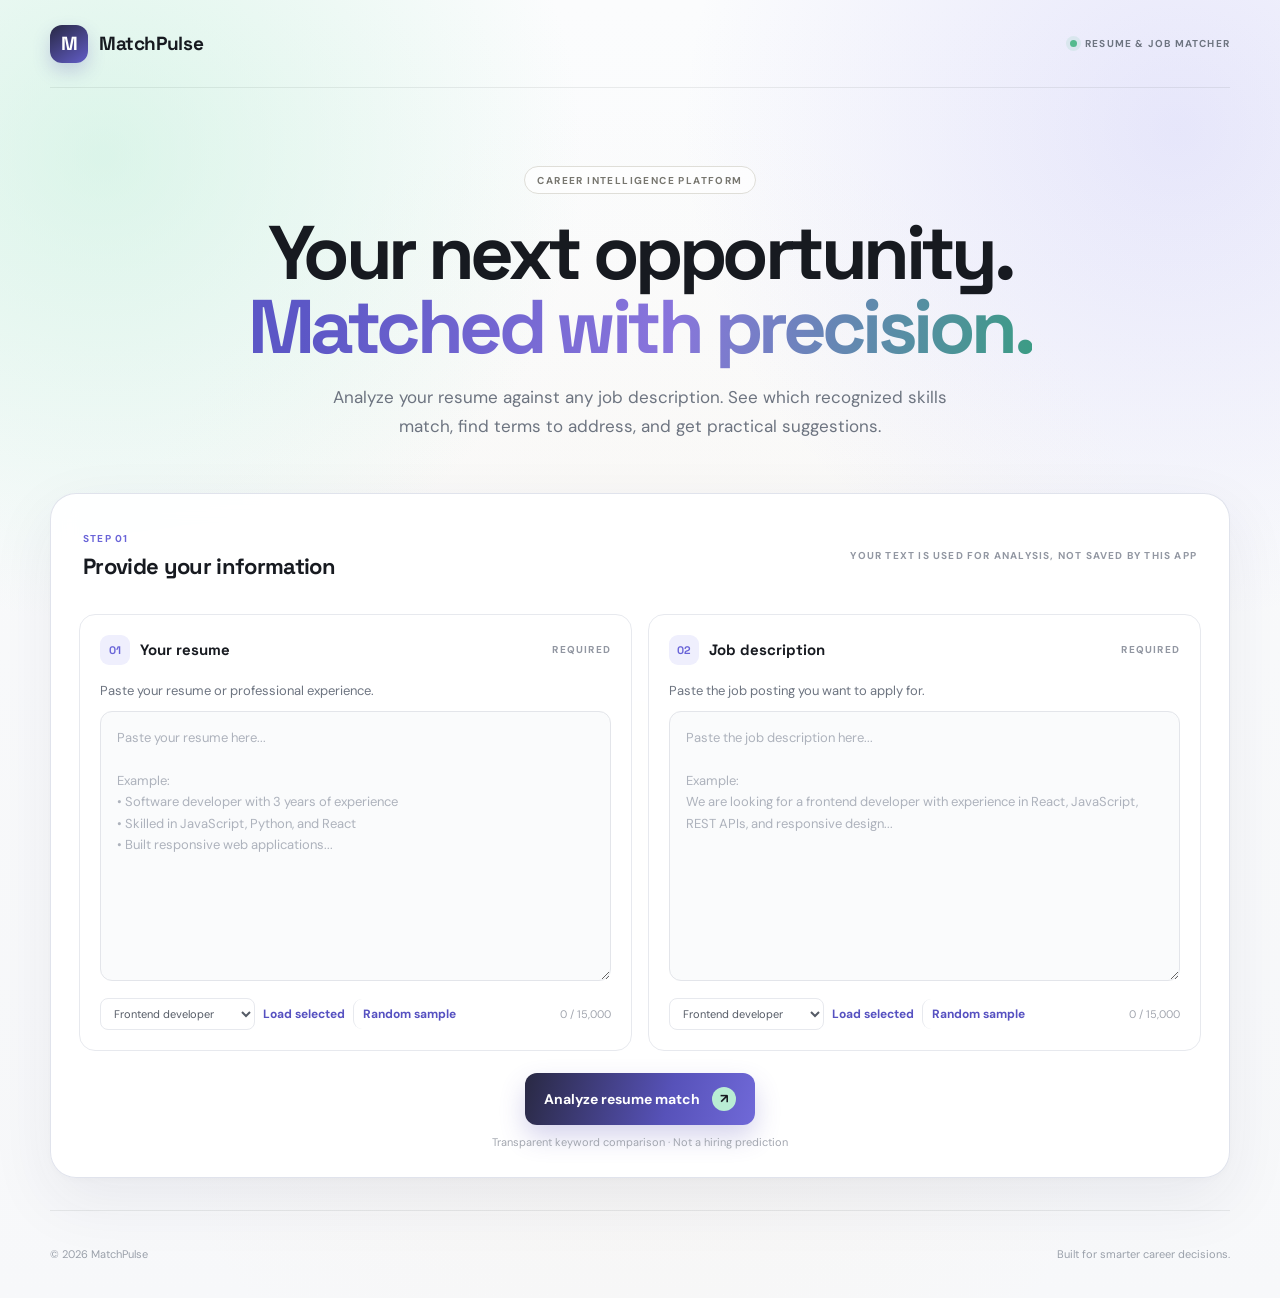
<file: Frontend/index.html>
<!DOCTYPE html>
<html lang="en">
<head>
    <meta charset="UTF-8">
    <meta name="viewport" content="width=device-width, initial-scale=1.0">
    <meta name="theme-color" content="#f7f8fa">
    <meta name="color-scheme" content="light">
    <meta name="description" content="Compare your resume with a job description and get clear, keyword-based insights.">
    <title>MatchPulse — Resume Intelligence</title>

    <link rel="preconnect" href="https://fonts.googleapis.com">
    <link rel="preconnect" href="https://fonts.gstatic.com" crossorigin>
    <link href="https://fonts.googleapis.com/css2?family=DM+Sans:wght@400;500;600;700&family=Space+Grotesk:wght@500;600;700&display=swap" rel="stylesheet">

    <link rel="stylesheet" href="style.css">
    <script src="main.js" defer></script>
</head>

<body>
    <div class="app-shell">

        <header class="navbar">
            <a href="#" class="brand" aria-label="MatchPulse home">
                <span class="brand-icon">M</span>
                <span>MatchPulse</span>
            </a>

            <div class="nav-status">
                <span class="status-dot"></span>
                Resume &amp; job matcher
            </div>
        </header>

        <main>
            <section class="hero">
                <span class="eyebrow">CAREER INTELLIGENCE PLATFORM</span>

                <h1>
                    Your next opportunity.<br>
                    <span>Matched with precision.</span>
                </h1>

                <p>
                    Analyze your resume against any job description.
                    See which recognized skills match, find terms to address, and get practical suggestions.
                </p>
            </section>

            <section class="analyzer" aria-label="Resume analyzer">

                <div class="section-heading">
                    <div>
                        <span class="step-label">STEP 01</span>
                        <h2>Provide your information</h2>
                    </div>
                    <span class="privacy-label">Your text is used for analysis, not saved by this app</span>
                </div>

                <div class="input-grid">

                    <article class="input-card">
                        <div class="card-heading">
                            <div>
                                <span class="input-number">01</span>
                                <h3>Your resume</h3>
                            </div>
                            <span class="required-tag">REQUIRED</span>
                        </div>

                        <p class="input-description">
                            Paste your resume or professional experience.
                        </p>

                        <textarea
                            id="cvText"
                            name="cv_text"
                            placeholder="Paste your resume here...

Example:
• Software developer with 3 years of experience
• Skilled in JavaScript, Python, and React
• Built responsive web applications..."
                            maxlength="15000"
                            aria-label="Your resume"
                            required
                        ></textarea>

                        <div class="input-footer">
                            <div class="sample-picker">
                                <label class="sr-only" for="sampleCvSelect">Choose a resume sample</label>
                                <select id="sampleCvSelect" class="sample-select">
                                    <option value="frontend">Frontend developer</option>
                                    <option value="backend">Backend developer</option>
                                    <option value="data-analyst">Data analyst</option>
                                    <option value="product-manager">Product manager</option>
                                    <option value="ux-designer">UX designer</option>
                                </select>
                                <button type="button" class="sample-button" id="sampleCv">
                                    Load selected
                                </button>
                                <button type="button" class="sample-button random-sample-button" id="randomCv">
                                    Random sample
                                </button>
                            </div>
                            <span id="cvCount">0 / 15,000</span>
                        </div>
                    </article>

                    <article class="input-card">
                        <div class="card-heading">
                            <div>
                                <span class="input-number">02</span>
                                <h3>Job description</h3>
                            </div>
                            <span class="required-tag">REQUIRED</span>
                        </div>

                        <p class="input-description">
                            Paste the job posting you want to apply for.
                        </p>

                        <textarea
                            id="jobDescription"
                            name="job_description"
                            placeholder="Paste the job description here...

Example:
We are looking for a frontend developer with experience in React, JavaScript, REST APIs, and responsive design..."
                            maxlength="15000"
                            aria-label="Job description"
                            required
                        ></textarea>

                        <div class="input-footer">
                            <div class="sample-picker">
                                <label class="sr-only" for="sampleJobSelect">Choose a job sample</label>
                                <select id="sampleJobSelect" class="sample-select">
                                    <option value="frontend">Frontend developer</option>
                                    <option value="backend">Backend developer</option>
                                    <option value="data-analyst">Data analyst</option>
                                    <option value="product-manager">Product manager</option>
                                    <option value="ux-designer">UX designer</option>
                                </select>
                                <button type="button" class="sample-button" id="sampleJob">
                                    Load selected
                                </button>
                                <button type="button" class="sample-button random-sample-button" id="randomJob">
                                    Random sample
                                </button>
                            </div>
                            <span id="jobCount">0 / 15,000</span>
                        </div>
                    </article>

                </div>

                <div class="analyze-container">
                    <button type="button" id="analyzeBtn" class="analyze-button">
                        <span id="buttonText">Analyze resume match</span>
                        <span id="buttonIcon" aria-hidden="true">↗</span>
                        <span id="spinner" class="spinner hidden" aria-hidden="true"></span>
                    </button>

                    <p class="analyze-note">
                        Transparent keyword comparison · Not a hiring prediction
                    </p>
                </div>

            </section>

        </main>

        <div id="toast" class="toast hidden" role="alert"></div>

        <footer>
            <span>© 2026 MatchPulse</span>
            <span>Built for smarter career decisions.</span>
        </footer>

    </div>
</body>
</html>
</file>
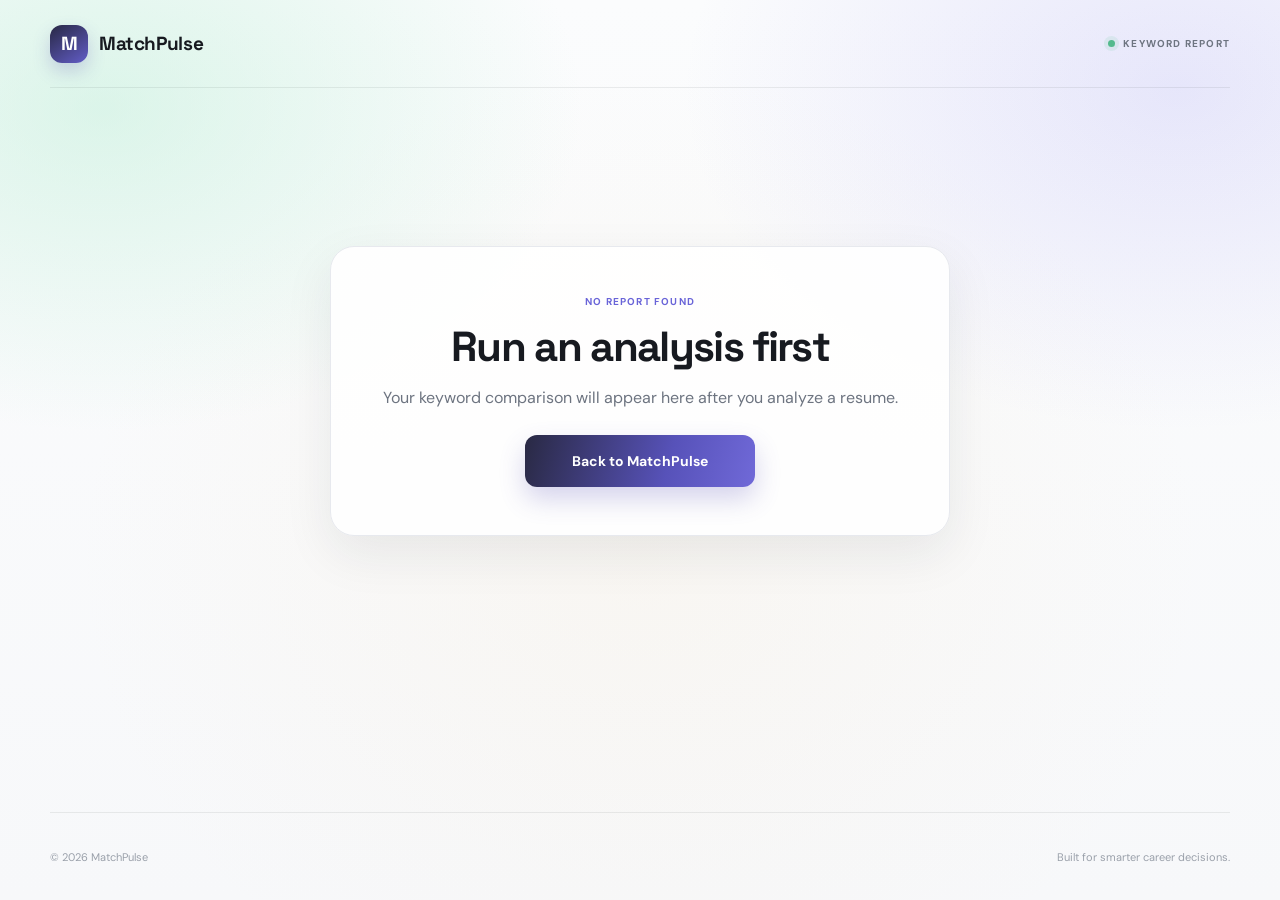
<file: Frontend/report.html>
<!DOCTYPE html>
<html lang="en">
<head>
    <meta charset="UTF-8">
    <meta name="viewport" content="width=device-width, initial-scale=1.0">
    <meta name="theme-color" content="#f7f8fa">
    <meta name="color-scheme" content="light">
    <meta name="description" content="Your MatchPulse resume compatibility report.">
    <title>Match Report — MatchPulse</title>

    <link rel="preconnect" href="https://fonts.googleapis.com">
    <link rel="preconnect" href="https://fonts.gstatic.com" crossorigin>
    <link href="https://fonts.googleapis.com/css2?family=DM+Sans:wght@400;500;600;700&family=Space+Grotesk:wght@500;600;700&display=swap" rel="stylesheet">

    <link rel="stylesheet" href="style.css">
    <script src="report.js" defer></script>
</head>

<body>
    <div class="app-shell">
        <header class="navbar">
            <a href="index.html" class="brand" aria-label="MatchPulse home">
                <span class="brand-icon">M</span>
                <span>MatchPulse</span>
            </a>

            <div class="nav-status">
                <span class="status-dot"></span>
                Keyword report
            </div>
        </header>

        <main class="report-main">
            <section id="report" class="results" aria-live="polite">
                <div class="section-heading">
                    <div>
                        <span class="step-label">STEP 02</span>
                        <h2>Your match report</h2>
                    </div>
                    <span class="report-tag">KEYWORD ANALYSIS</span>
                </div>

                <div class="score-card">
                    <div class="score-information">
                        <span class="result-label">RECOGNIZED TERM OVERLAP</span>
                        <h3 id="scoreTitle">Your match score</h3>
                        <p id="scoreDescription"></p>
                        <p class="score-method">
                            Score = matched recognized terms ÷ recognized terms in the job description.
                            This is a keyword comparison, not a hiring prediction.
                        </p>
                    </div>

                    <div class="score-gauge" id="scoreGauge" role="img" aria-label="Match score">
                        <div class="score-inner">
                            <strong id="matchScore">0%</strong>
                            <span>Match score</span>
                        </div>
                    </div>
                </div>

                <div class="keyword-grid">
                    <article class="keyword-card">
                        <div class="result-card-heading">
                            <h3>Matched keywords</h3>
                            <span id="matchedCount">0</span>
                        </div>
                        <p>Recognized skills and terms found in your resume.</p>
                        <div id="matchedKeywords" class="keyword-list"></div>
                    </article>

                    <article class="keyword-card">
                        <div class="result-card-heading">
                            <h3>Missing keywords</h3>
                            <span id="missingCount">0</span>
                        </div>
                        <p>Recognized job-description terms not found in your resume.</p>
                        <div id="missingKeywords" class="keyword-list"></div>
                    </article>
                </div>

                <article class="recommendations-card">
                    <div class="result-card-heading">
                        <h3>Improvement recommendations</h3>
                        <span class="recommendation-icon">✦</span>
                    </div>
                    <p>Suggestions to consider; only include experience that is true for you.</p>
                    <ul id="recommendations"></ul>
                </article>

                <div class="results-actions">
                    <button type="button" class="secondary-button print-button" id="printReport">
                        Print / save as PDF
                    </button>
                    <a href="index.html" class="secondary-button">Start new analysis</a>
                </div>
            </section>

            <section id="emptyReport" class="empty-report hidden" aria-live="polite">
                <span class="step-label">NO REPORT FOUND</span>
                <h1>Run an analysis first</h1>
                <p>Your keyword comparison will appear here after you analyze a resume.</p>
                <a href="index.html" class="analyze-button">Back to MatchPulse</a>
            </section>
        </main>

        <footer>
            <span>© 2026 MatchPulse</span>
            <span>Built for smarter career decisions.</span>
        </footer>
    </div>
</body>
</html>
</file>
<file: Frontend/style.css>
:root {
    color-scheme: light;
    --ink: #171a20;
    --muted: #6d7480;
    --paper: #f7f8fa;
    --card: rgba(255, 255, 255, 0.92);
    --line: #e7e9ee;
    --violet: #6964d8;
    --violet-dark: #5651c1;
    --mint: #b9edd4;
    --green: #18745a;
    --red: #b34b58;
    --shadow: 0 18px 50px rgba(28, 32, 45, 0.08);
}

* { box-sizing: border-box; }

html { scroll-behavior: smooth; }

body {
    margin: 0;
    min-height: 100vh;
    color: var(--ink);
    font-family: "DM Sans", system-ui, sans-serif;
    background:
        radial-gradient(ellipse at 8% 12%, rgba(185, 237, 212, 0.48), transparent 30rem),
        radial-gradient(ellipse at 92% 10%, rgba(130, 124, 240, 0.17), transparent 31rem),
        radial-gradient(ellipse at 50% 62%, rgba(248, 226, 190, 0.15), transparent 35rem),
        linear-gradient(180deg, #fbfcfd 0%, var(--paper) 100%);
}

button, textarea { font: inherit; }
button { cursor: pointer; }
button:focus-visible,
a:focus-visible,
textarea:focus-visible {
    outline: 3px solid rgba(105, 100, 216, 0.45);
    outline-offset: 3px;
}

::selection {
    color: #242047;
    background: rgba(185, 237, 212, 0.8);
}

.app-shell { min-height: 100vh; }

.navbar {
    width: min(1180px, calc(100% - 48px));
    height: 88px;
    margin: 0 auto;
    display: flex;
    align-items: center;
    justify-content: space-between;
    border-bottom: 1px solid rgba(23, 26, 32, 0.08);
}

.brand {
    display: inline-flex;
    align-items: center;
    gap: 11px;
    color: var(--ink);
    text-decoration: none;
    font-family: "Space Grotesk", sans-serif;
    font-size: 19px;
    font-weight: 700;
    letter-spacing: -0.02em;
}

.brand-icon {
    width: 38px;
    height: 38px;
    display: grid;
    place-items: center;
    border-radius: 12px;
    color: white;
    background: linear-gradient(145deg, #282844, #625dc7);
    box-shadow: 0 8px 18px rgba(77, 70, 167, 0.22);
}

.nav-status,
.privacy-label,
.report-tag,
.required-tag,
.step-label,
.result-label {
    font-size: 10px;
    font-weight: 700;
    letter-spacing: 0.12em;
    text-transform: uppercase;
}

.nav-status {
    display: flex;
    align-items: center;
    gap: 8px;
    color: var(--muted);
}

.status-dot {
    width: 7px;
    height: 7px;
    border-radius: 50%;
    background: #54ba8d;
    box-shadow: 0 0 0 4px rgba(84, 186, 141, 0.12);
}

main {
    width: min(1180px, calc(100% - 48px));
    margin: 0 auto;
    padding: 78px 0 32px;
}

.hero {
    max-width: 820px;
    margin: 0 auto 52px;
    text-align: center;
}

.eyebrow {
    display: inline-flex;
    align-items: center;
    height: 28px;
    padding: 0 12px;
    border: 1px solid #dfded8;
    border-radius: 999px;
    color: #77766f;
    background: rgba(255, 255, 255, 0.7);
    font-size: 10px;
    font-weight: 700;
    letter-spacing: 0.14em;
}

.hero h1 {
    margin: 22px 0 18px;
    font-family: "Space Grotesk", sans-serif;
    font-size: clamp(44px, 7vw, 76px);
    line-height: 0.98;
    letter-spacing: -0.06em;
}

.hero h1 span {
    color: var(--violet);
    background: linear-gradient(100deg, #5c57c6 8%, #8975dc 54%, #3b9c84 100%);
    background-clip: text;
    -webkit-text-fill-color: transparent;
}

.hero p {
    max-width: 620px;
    margin: 0 auto;
    color: var(--muted);
    font-size: 17px;
    line-height: 1.7;
}

.analyzer,
.results {
    border: 1px solid rgba(221, 224, 234, 0.9);
    border-radius: 26px;
    background: var(--card);
    box-shadow: 0 22px 65px rgba(43, 42, 75, 0.075), 0 3px 10px rgba(43, 42, 75, 0.025);
    backdrop-filter: blur(12px);
}

.analyzer { padding: 28px; }
.results { margin-top: 28px; padding: 28px; }
.report-main { min-height: calc(100vh - 176px); }
.report-main > .results { margin-top: 0; }
.empty-report {
    max-width: 620px;
    margin: 80px auto;
    padding: 48px 24px;
    border: 1px solid var(--line);
    border-radius: 24px;
    background: var(--card);
    box-shadow: var(--shadow);
    text-align: center;
}
.empty-report h1 {
    margin: 12px 0;
    font-family: "Space Grotesk", sans-serif;
    font-size: clamp(30px, 5vw, 42px);
    letter-spacing: -0.04em;
}
.empty-report p { margin: 0 0 24px; color: var(--muted); line-height: 1.6; }
.empty-report .analyze-button { padding: 0 22px; text-decoration: none; }
.results-actions .secondary-button {
    display: inline-flex;
    align-items: center;
    justify-content: center;
    text-decoration: none;
}

.section-heading,
.card-heading,
.result-card-heading,
.input-footer,
.results-actions {
    display: flex;
    align-items: center;
    justify-content: space-between;
}

.section-heading {
    min-height: 68px;
    margin-bottom: 24px;
    padding: 0 4px;
}

.step-label {
    display: block;
    margin-bottom: 7px;
    color: var(--violet);
}

.section-heading h2 {
    margin: 0;
    font-family: "Space Grotesk", sans-serif;
    font-size: 22px;
    letter-spacing: -0.03em;
}

.privacy-label,
.report-tag,
.required-tag {
    color: #9297a2;
}

.report-tag {
    padding: 8px 10px;
    border: 1px solid #dbece4;
    border-radius: 999px;
    color: var(--green);
    background: #effaf5;
}

.input-grid,
.keyword-grid {
    display: grid;
    grid-template-columns: repeat(2, minmax(0, 1fr));
    gap: 16px;
}

.input-card,
.keyword-card,
.recommendations-card {
    border: 1px solid var(--line);
    border-radius: 16px;
    background: #fff;
    transition: border-color 180ms ease, box-shadow 180ms ease, transform 180ms ease;
}

.input-card:hover,
.keyword-card:hover,
.recommendations-card:hover {
    transform: translateY(-2px);
    border-color: #d7d4f4;
    box-shadow: 0 12px 28px rgba(48, 45, 93, 0.06);
}

.input-card { padding: 20px; }

.card-heading { align-items: flex-start; }

.card-heading > div {
    display: flex;
    align-items: center;
    gap: 10px;
}

.input-number {
    width: 30px;
    height: 30px;
    display: grid;
    place-items: center;
    border-radius: 9px;
    color: var(--violet);
    background: #efeffd;
    font-family: "Space Grotesk", sans-serif;
    font-size: 11px;
    font-weight: 700;
}

.card-heading h3,
.result-card-heading h3 {
    margin: 0;
    font-family: "Space Grotesk", sans-serif;
    font-size: 15px;
}

.required-tag { margin-top: 8px; }

.input-description,
.keyword-card > p,
.recommendations-card > p {
    color: var(--muted);
    font-size: 13px;
    line-height: 1.55;
}

.input-description { margin: 16px 0 10px; }

textarea {
    width: 100%;
    min-height: 270px;
    resize: vertical;
    border: 1px solid #e3e5ea;
    border-radius: 12px;
    outline: none;
    padding: 15px 16px;
    color: var(--ink);
    background: #fafbfc;
    font-size: 13px;
    line-height: 1.65;
    transition: border-color 160ms ease, box-shadow 160ms ease, background 160ms ease;
}

textarea::placeholder { color: #adb2bc; }

textarea:focus {
    border-color: #9a96e6;
    background: #fff;
    box-shadow: 0 0 0 4px rgba(105, 100, 216, 0.09);
}

.input-footer {
    flex-wrap: wrap;
    gap: 8px;
    margin-top: 12px;
}
.input-footer > span { color: #a2a6af; font-size: 11px; }
.sample-picker {
    min-width: 0;
    display: flex;
    flex-wrap: wrap;
    align-items: center;
    gap: 8px;
}
.sample-select {
    max-width: 160px;
    min-width: 0;
    padding: 7px 24px 7px 9px;
    border: 1px solid var(--line);
    border-radius: 8px;
    color: #555b66;
    background: #fff;
    font: inherit;
    font-size: 11px;
}
.sample-select:focus-visible,
.sample-button:focus-visible {
    outline: 3px solid rgba(105, 100, 216, 0.25);
    outline-offset: 2px;
}
.sr-only {
    position: absolute;
    width: 1px;
    height: 1px;
    padding: 0;
    margin: -1px;
    overflow: hidden;
    clip: rect(0, 0, 0, 0);
    white-space: nowrap;
    border: 0;
}

.sample-button,
.secondary-button {
    border: 0;
    border-radius: 9px;
    color: var(--violet-dark);
    background: transparent;
    font-size: 12px;
    font-weight: 700;
}

.sample-button { padding: 7px 0; }
.random-sample-button {
    padding-left: 9px;
    border-left: 1px solid var(--line);
}
.sample-button:hover { color: #413d9e; }

.analyze-container {
    display: flex;
    flex-direction: column;
    align-items: center;
    margin-top: 22px;
}

.analyze-button {
    min-width: 230px;
    height: 52px;
    display: inline-flex;
    align-items: center;
    justify-content: center;
    gap: 12px;
    border: 0;
    border-radius: 12px;
    color: white;
    background: linear-gradient(105deg, #292943 0%, #5752b9 62%, #7069d8 100%);
    box-shadow: 0 12px 26px rgba(82, 75, 179, 0.24);
    font-size: 14px;
    font-weight: 700;
    transition: transform 160ms ease, box-shadow 160ms ease, background 160ms ease;
}

.analyze-button:hover:not(:disabled) {
    transform: translateY(-2px);
    background: linear-gradient(105deg, #343453 0%, #625dc9 62%, #8079e5 100%);
    box-shadow: 0 16px 32px rgba(82, 75, 179, 0.3);
}

.analyze-button:disabled { cursor: wait; opacity: 0.72; }

#buttonIcon {
    width: 24px;
    height: 24px;
    display: grid;
    place-items: center;
    border-radius: 50%;
    color: var(--ink);
    background: var(--mint);
    font-size: 13px;
}

.analyze-note {
    margin: 10px 0 0;
    color: #a2a6af;
    font-size: 11px;
}

.score-card {
    min-height: 230px;
    display: grid;
    grid-template-columns: 1fr 220px;
    align-items: center;
    gap: 24px;
    margin-bottom: 16px;
    padding: 28px 34px;
    border: 1px solid var(--line);
    border-radius: 16px;
    background:
        radial-gradient(ellipse at 90% 15%, rgba(185, 237, 212, 0.36), transparent 45%),
        linear-gradient(115deg, rgba(105, 100, 216, 0.11), rgba(255, 255, 255, 0.96) 58%, rgba(239, 237, 255, 0.68));
}

.result-label { color: var(--violet); }

.score-information h3 {
    margin: 12px 0 8px;
    font-family: "Space Grotesk", sans-serif;
    font-size: 32px;
    letter-spacing: -0.04em;
}

.score-information p {
    max-width: 520px;
    margin: 0;
    color: var(--muted);
    line-height: 1.65;
}

.score-information .score-method {
    margin-top: 12px;
    font-size: 12px;
}

.score-gauge {
    --score: 0%;
    width: 180px;
    height: 180px;
    justify-self: end;
    display: grid;
    place-items: center;
    border-radius: 50%;
    background: conic-gradient(from -90deg, #8179e9 0%, #60b79b var(--score), #ececf2 var(--score));
    position: relative;
    box-shadow: inset 0 0 0 1px rgba(105, 100, 216, 0.08);
}

.score-gauge::after {
    content: "";
    position: absolute;
    inset: 11px;
    border-radius: 50%;
    background: #fff;
}

.score-inner {
    position: relative;
    z-index: 1;
    display: flex;
    flex-direction: column;
    align-items: center;
}

.score-inner strong {
    font-family: "Space Grotesk", sans-serif;
    font-size: 38px;
    line-height: 1;
}

.score-inner span {
    margin-top: 7px;
    color: var(--muted);
    font-size: 11px;
}

.keyword-card,
.recommendations-card { padding: 20px; }

.keyword-card > p { margin: 8px 0 16px; }

.result-card-heading > span:last-child {
    min-width: 28px;
    height: 28px;
    display: grid;
    place-items: center;
    border-radius: 50%;
    color: var(--violet);
    background: #efeffd;
    font-size: 11px;
    font-weight: 700;
}

.keyword-list {
    display: flex;
    flex-wrap: wrap;
    gap: 8px;
}

.keyword-badge,
.empty-message {
    border-radius: 999px;
    font-size: 11px;
    line-height: 1;
}

.keyword-badge {
    padding: 9px 11px;
    color: #3d4b45;
    border: 1px solid #d6ebe1;
    background: linear-gradient(135deg, #f3faf6, #edf5ff);
}

.empty-message { color: #9ba0a9; }

.recommendations-card { margin-top: 16px; }
.recommendations-card ul {
    margin: 14px 0 0;
    padding-left: 20px;
    color: #4d535e;
    font-size: 13px;
    line-height: 1.7;
}

.recommendations-card li + li { margin-top: 5px; }
.recommendations-card li::marker { color: var(--violet); }
.recommendation-icon { color: #d2a83b !important; background: #fff8de !important; }

.results-actions {
    justify-content: center;
    flex-wrap: wrap;
    gap: 12px;
    margin-top: 20px;
}

.secondary-button {
    display: inline-flex;
    align-items: center;
    justify-content: center;
    min-width: 180px;
    height: 42px;
    padding: 0 14px;
    border: 1px solid var(--line);
    color: var(--ink);
    background: #fff;
    font: inherit;
    font-size: 12px;
    font-weight: 700;
}

.secondary-button:hover {
    border-color: #c8c3f0;
    background: linear-gradient(115deg, #f8f7ff, #f4fbf7);
}

.spinner {
    width: 16px;
    height: 16px;
    display: inline-block;
    border: 2px solid rgba(255,255,255,.28);
    border-top-color: #fff;
    border-radius: 50%;
    animation: spin .7s linear infinite;
}

@keyframes spin { to { transform: rotate(360deg); } }

.hidden { display: none !important; }

.toast {
    position: fixed;
    right: 24px;
    top: 24px;
    z-index: 20;
    max-width: 380px;
    padding: 14px 16px;
    border: 1px solid #efcbd1;
    border-radius: 12px;
    color: #822f3c;
    background: #fff4f5;
    box-shadow: 0 14px 40px rgba(87, 44, 50, 0.14);
    font-size: 13px;
}

footer {
    width: min(1180px, calc(100% - 48px));
    min-height: 88px;
    margin: 0 auto;
    display: flex;
    align-items: center;
    justify-content: space-between;
    border-top: 1px solid rgba(23, 26, 32, 0.08);
    color: #9aa0aa;
    font-size: 11px;
}

@media (max-width: 760px) {
    .navbar,
    main,
    footer {
        width: min(100% - 32px, 1180px);
    }

    .navbar { height: 72px; }
    main { padding-top: 52px; }

    .nav-status { display: none; }

    .hero { margin-bottom: 36px; }
    .hero h1 { font-size: clamp(40px, 13vw, 58px); }
    .hero p { font-size: 15px; }

    .analyzer,
    .results { padding: 16px; border-radius: 18px; }

    .section-heading { min-height: 58px; }
    .privacy-label { display: none; }

    .input-grid,
    .keyword-grid,
    .score-card {
        grid-template-columns: 1fr;
    }

    textarea { min-height: 220px; }

    .score-card {
        padding: 24px;
        text-align: center;
    }

    .score-gauge {
        width: 150px;
        height: 150px;
        justify-self: center;
        grid-row: 1;
    }

    .score-information h3 { font-size: 26px; }

    footer {
        min-height: 74px;
        justify-content: center;
    }

    footer span:last-child { display: none; }
}

@media print {
    body {
        background: #fff;
    }

    .navbar,
    footer,
    .results-actions {
        display: none !important;
    }

    .report-main {
        width: 100%;
        min-height: 0;
        padding: 0;
    }

    .results {
        margin: 0;
        padding: 0;
        border: 0;
        box-shadow: none;
    }

    .score-card,
    .keyword-card,
    .recommendations-card {
        break-inside: avoid;
        box-shadow: none;
    }
}

@media (prefers-reduced-motion: reduce) {
    *,
    *::before,
    *::after {
        scroll-behavior: auto !important;
        animation-duration: 0.01ms !important;
        animation-iteration-count: 1 !important;
        transition-duration: 0.01ms !important;
    }
}
</file>
